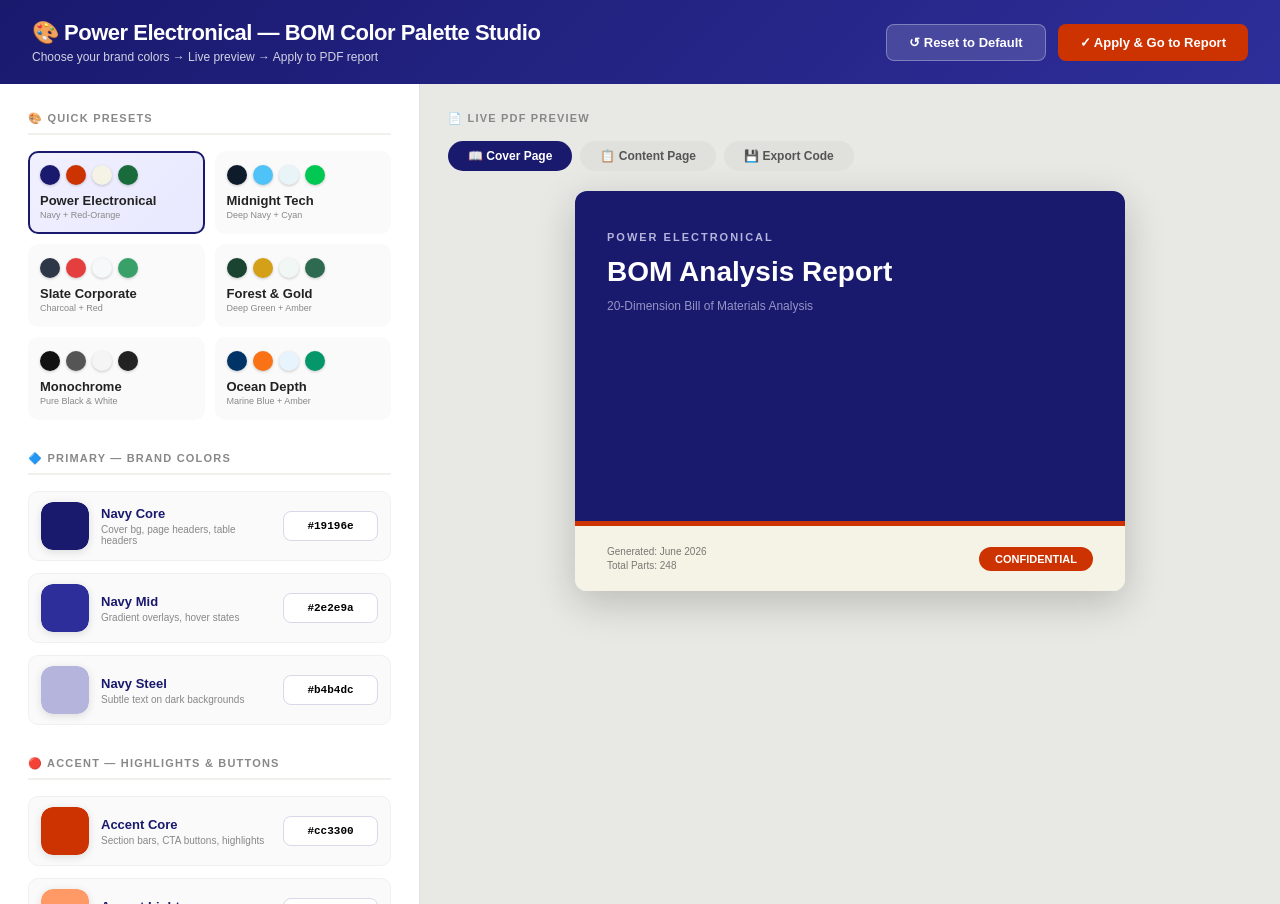
<file: palette.html>
<!DOCTYPE html>
<html lang="en">
<head>
<meta charset="UTF-8">
<meta name="viewport" content="width=device-width,initial-scale=1.0">
<title>BOM Report — Color Palette Customizer | Power Electronical</title>
<style>
* {
    box-sizing: border-box;
    margin: 0;
    padding: 0;
}

body {
    font-family: 'Segoe UI', Roboto, 'Helvetica Neue', sans-serif;
    background: linear-gradient(135deg, #f0f0ec 0%, #e4e4df 100%);
    min-height: 100vh;
}

/* Header */
.topbar {
    background: linear-gradient(135deg, #19196e, #2e2e9a);
    color: #fff;
    padding: 20px 32px;
    display: flex;
    align-items: center;
    justify-content: space-between;
    flex-wrap: wrap;
    gap: 15px;
    box-shadow: 0 4px 20px rgba(0, 0, 0, 0.15);
}

.topbar h1 {
    font-size: 22px;
    font-weight: 700;
    letter-spacing: -0.5px;
}

.topbar .sub {
    font-size: 12px;
    opacity: 0.8;
    margin-top: 4px;
}

.topbar-right {
    display: flex;
    gap: 12px;
}

.btn {
    padding: 10px 22px;
    border-radius: 8px;
    border: none;
    cursor: pointer;
    font-weight: 600;
    font-size: 13px;
    transition: all 0.2s ease;
}

.btn-primary {
    background: #cc3300;
    color: #fff;
}

.btn-primary:hover {
    background: #e63b00;
    transform: translateY(-2px);
    box-shadow: 0 4px 12px rgba(204, 51, 0, 0.4);
}

.btn-secondary {
    background: rgba(255, 255, 255, 0.15);
    color: #fff;
    border: 1px solid rgba(255, 255, 255, 0.3);
}

.btn-secondary:hover {
    background: rgba(255, 255, 255, 0.25);
    transform: translateY(-2px);
}

.btn-ghost {
    background: #fff;
    color: #19196e;
    border: 1px solid #d0d0e8;
}

.btn-ghost:hover {
    background: #f0f0ff;
    transform: translateY(-2px);
}

/* Layout */
.layout {
    display: grid;
    grid-template-columns: 420px 1fr;
    gap: 0;
    min-height: calc(100vh - 80px);
}

/* Left Panel */
.panel {
    background: #fff;
    padding: 28px;
    overflow-y: auto;
    border-right: 1px solid #e0e0ec;
    max-height: calc(100vh - 80px);
}

.panel-section {
    margin-bottom: 32px;
}

.panel-section-title {
    font-size: 11px;
    font-weight: 700;
    text-transform: uppercase;
    letter-spacing: 1.2px;
    color: #888;
    margin-bottom: 16px;
    padding-bottom: 8px;
    border-bottom: 2px solid #f0f0ec;
}

/* Color Rows */
.color-row {
    display: flex;
    align-items: center;
    gap: 12px;
    margin-bottom: 12px;
    padding: 10px 12px;
    border-radius: 10px;
    background: #fafafa;
    border: 1px solid #f0f0ec;
    transition: all 0.2s;
}

.color-row:hover {
    border-color: #c8c8e8;
    background: #f5f5ff;
}

.color-swatch-wrap {
    position: relative;
    width: 48px;
    height: 48px;
    border-radius: 12px;
    overflow: hidden;
    box-shadow: 0 2px 8px rgba(0, 0, 0, 0.12);
    flex-shrink: 0;
    cursor: pointer;
}

.color-swatch-wrap input[type=color] {
    position: absolute;
    inset: -4px;
    width: calc(100% + 8px);
    height: calc(100% + 8px);
    border: none;
    cursor: pointer;
    opacity: 0;
}

.color-preview {
    position: absolute;
    inset: 0;
    border-radius: 12px;
    pointer-events: none;
}

.color-info {
    flex: 1;
}

.color-label {
    font-size: 13px;
    font-weight: 700;
    color: #19196e;
}

.color-desc {
    font-size: 10px;
    color: #888;
    margin-top: 3px;
}

.color-hex-input {
    width: 95px;
    padding: 8px 10px;
    border-radius: 8px;
    border: 1px solid #d8d8e8;
    font-family: 'Courier New', monospace;
    font-size: 11px;
    font-weight: 600;
    text-align: center;
    background: #fff;
}

.color-hex-input:focus {
    outline: none;
    border-color: #19196e;
    box-shadow: 0 0 0 3px rgba(25, 25, 110, 0.1);
}

/* Preset Themes */
.presets {
    display: grid;
    grid-template-columns: repeat(2, 1fr);
    gap: 10px;
    margin-bottom: 6px;
}

.preset-btn {
    padding: 12px 10px;
    border-radius: 10px;
    border: 2px solid transparent;
    cursor: pointer;
    text-align: left;
    transition: all 0.2s;
    background: #fafafa;
}

.preset-btn:hover {
    border-color: #19196e;
    background: #f5f5ff;
}

.preset-btn.active {
    border-color: #19196e;
    background: linear-gradient(135deg, #f0f0ff, #e8e8ff);
}

.preset-swatch {
    display: flex;
    gap: 6px;
    margin-bottom: 8px;
}

.preset-dot {
    width: 20px;
    height: 20px;
    border-radius: 50%;
    box-shadow: 0 1px 3px rgba(0, 0, 0, 0.2);
}

.preset-name {
    font-size: 13px;
    font-weight: 700;
    color: #222;
}

.preset-tag {
    font-size: 9px;
    color: #888;
    margin-top: 2px;
}

/* Right Panel - Live Preview */
.preview-panel {
    background: #e8e8e4;
    padding: 28px;
    overflow-y: auto;
    max-height: calc(100vh - 80px);
}

.preview-label {
    font-size: 11px;
    font-weight: 700;
    text-transform: uppercase;
    letter-spacing: 1.2px;
    color: #888;
    margin-bottom: 16px;
}

/* Tabs */
.preview-tabs {
    display: flex;
    gap: 8px;
    margin-bottom: 20px;
}

.preview-tab {
    padding: 8px 20px;
    border-radius: 30px;
    border: none;
    cursor: pointer;
    font-size: 12px;
    font-weight: 600;
    background: #e0e0dc;
    color: #555;
    transition: all 0.15s;
}

.preview-tab.active {
    background: #19196e;
    color: #fff;
}

/* PDF Mock */
.pdf-mock {
    background: #fff;
    border-radius: 12px;
    box-shadow: 0 12px 40px rgba(0, 0, 0, 0.2);
    overflow: hidden;
    max-width: 550px;
    margin: 0 auto;
}

/* Cover Preview */
.pdf-cover {
    min-height: 400px;
    display: flex;
    flex-direction: column;
}

.pdf-cover-top {
    flex: 1;
    padding: 40px 32px;
    min-height: 280px;
}

.pdf-cover-company {
    font-size: 11px;
    font-weight: 700;
    text-transform: uppercase;
    letter-spacing: 2px;
    margin-bottom: 12px;
}

.pdf-cover-title {
    font-size: 28px;
    font-weight: 800;
    line-height: 1.2;
    margin-bottom: 10px;
}

.pdf-cover-sub {
    font-size: 12px;
    opacity: 0.8;
}

.pdf-accent-bar {
    height: 5px;
}

.pdf-cover-bottom {
    padding: 20px 32px;
    display: flex;
    justify-content: space-between;
    align-items: center;
}

.pdf-cover-meta {
    font-size: 11px;
}

.pdf-cover-badge {
    padding: 6px 16px;
    border-radius: 30px;
    font-size: 11px;
    font-weight: 700;
}

/* Content Preview */
.pdf-header {
    padding: 16px 24px;
    display: flex;
    justify-content: space-between;
    align-items: center;
}

.pdf-header-left .company {
    font-size: 9px;
    font-weight: 700;
    text-transform: uppercase;
    letter-spacing: 1.5px;
    opacity: 0.7;
}

.pdf-header-left .report {
    font-size: 13px;
    font-weight: 700;
    margin-top: 3px;
}

.pdf-header-right .pg {
    font-size: 10px;
    opacity: 0.6;
}

.pdf-body {
    padding: 20px 24px;
}

.pdf-section-head {
    display: flex;
    align-items: center;
    gap: 12px;
    margin-bottom: 16px;
}

.pdf-section-bar {
    width: 5px;
    height: 28px;
    border-radius: 3px;
}

.pdf-section-title {
    font-size: 16px;
    font-weight: 700;
}

.pdf-divider {
    height: 1px;
    margin-bottom: 20px;
}

.pdf-stats {
    display: flex;
    gap: 12px;
    margin-bottom: 24px;
}

.pdf-stat {
    flex: 1;
    border-radius: 10px;
    padding: 14px 10px;
    text-align: center;
}

.pdf-stat .val {
    font-size: 22px;
    font-weight: 800;
}

.pdf-stat .lbl {
    font-size: 9px;
    font-weight: 600;
    text-transform: uppercase;
    letter-spacing: 0.5px;
    margin-top: 4px;
    opacity: 0.75;
}

.pdf-table-head {
    display: grid;
    grid-template-columns: 2fr 2fr 1.5fr 1fr 1fr;
    gap: 0;
    padding: 10px 12px;
    font-size: 10px;
    font-weight: 700;
    text-transform: uppercase;
    border-radius: 6px 6px 0 0;
}

.pdf-table-row {
    display: grid;
    grid-template-columns: 2fr 2fr 1.5fr 1fr 1fr;
    gap: 0;
    padding: 10px 12px;
    font-size: 10px;
    border-bottom-width: 1px;
    border-bottom-style: solid;
}

.pdf-badge {
    display: inline-block;
    padding: 3px 10px;
    border-radius: 20px;
    font-size: 9px;
    font-weight: 700;
}

.pdf-footer {
    padding: 12px 24px;
    display: flex;
    justify-content: space-between;
    border-top-width: 1px;
    border-top-style: solid;
    font-size: 9px;
}

/* Export Code */
.export-box {
    background: #fff;
    border-radius: 12px;
    padding: 20px;
    box-shadow: 0 4px 16px rgba(0, 0, 0, 0.1);
    margin-top: 20px;
}

.export-box h3 {
    font-size: 14px;
    font-weight: 700;
    color: #19196e;
    margin-bottom: 12px;
}

.css-output {
    background: #1e1e2e;
    color: #a6e3a1;
    padding: 16px;
    border-radius: 10px;
    font-family: 'Courier New', monospace;
    font-size: 11px;
    line-height: 1.5;
    overflow-x: auto;
    white-space: pre;
    margin-bottom: 12px;
    max-height: 400px;
}

.copy-btn {
    background: #19196e;
    color: #fff;
    border: none;
    padding: 10px 20px;
    border-radius: 8px;
    cursor: pointer;
    font-size: 12px;
    font-weight: 600;
}

.copy-btn:hover {
    background: #2e2e9a;
    transform: translateY(-2px);
}

/* Responsive */
@media (max-width: 900px) {
    .layout {
        grid-template-columns: 1fr;
    }
    .panel {
        max-height: none;
        border-right: none;
        border-bottom: 1px solid #e0e0ec;
    }
    .preview-panel {
        max-height: none;
    }
    .topbar {
        flex-direction: column;
        text-align: center;
    }
}

/* Toast message */
.toast {
    position: fixed;
    bottom: 30px;
    right: 30px;
    background: #1a6b3c;
    color: white;
    padding: 12px 24px;
    border-radius: 8px;
    font-size: 14px;
    font-weight: 500;
    z-index: 1000;
    animation: fadeInOut 2s ease;
}

@keyframes fadeInOut {
    0% { opacity: 0; transform: translateY(20px); }
    15% { opacity: 1; transform: translateY(0); }
    85% { opacity: 1; transform: translateY(0); }
    100% { opacity: 0; transform: translateY(-20px); }
}
</style>
</head>
<body>

<div class="topbar">
    <div>
        <h1>🎨 Power Electronical — BOM Color Palette Studio</h1>
        <div class="sub">Choose your brand colors → Live preview → Apply to PDF report</div>
    </div>
    <div class="topbar-right">
        <button class="btn btn-secondary" onclick="resetToDefault()">↺ Reset to Default</button>
        <button class="btn btn-primary" onclick="applyAndClose()">✓ Apply & Go to Report</button>
    </div>
</div>

<div class="layout">
    <!-- LEFT PANEL: Controls -->
    <div class="panel">
        <!-- Preset Themes -->
        <div class="panel-section">
            <div class="panel-section-title">🎨 Quick Presets</div>
            <div class="presets" id="presets-container"></div>
        </div>

        <!-- Primary Colors -->
        <div class="panel-section">
            <div class="panel-section-title">🔷 Primary — Brand Colors</div>
            <div id="rows-primary"></div>
        </div>

        <!-- Accent Colors -->
        <div class="panel-section">
            <div class="panel-section-title">🔴 Accent — Highlights & Buttons</div>
            <div id="rows-accent"></div>
        </div>

        <!-- Neutral Colors -->
        <div class="panel-section">
            <div class="panel-section-title">⚪ Neutrals — Text & Backgrounds</div>
            <div id="rows-neutral"></div>
        </div>

        <!-- Status Colors -->
        <div class="panel-section">
            <div class="panel-section-title">🟢 Status — Lifecycle & Risk Indicators</div>
            <div id="rows-status"></div>
        </div>
    </div>

    <!-- RIGHT PANEL: Live Preview -->
    <div class="preview-panel">
        <div class="preview-label">📄 Live PDF Preview</div>
        <div class="preview-tabs">
            <button class="preview-tab active" onclick="switchTab('cover')">📖 Cover Page</button>
            <button class="preview-tab" onclick="switchTab('content')">📋 Content Page</button>
            <button class="preview-tab" onclick="switchTab('code')">💾 Export Code</button>
        </div>

        <!-- Cover Preview Tab -->
        <div id="tab-cover">
            <div class="pdf-mock">
                <div class="pdf-cover">
                    <div class="pdf-cover-top" id="prev-cover-top">
                        <div class="pdf-cover-company" id="prev-cover-company">POWER ELECTRONICAL</div>
                        <div class="pdf-cover-title" id="prev-cover-title">BOM Analysis Report</div>
                        <div class="pdf-cover-sub" id="prev-cover-sub">20-Dimension Bill of Materials Analysis</div>
                    </div>
                    <div class="pdf-accent-bar" id="prev-cover-bar"></div>
                    <div class="pdf-cover-bottom" id="prev-cover-bottom">
                        <div class="pdf-cover-meta" id="prev-cover-meta">
                            <div style="font-size: 10px; opacity: 0.6;">Generated: June 2026</div>
                            <div style="font-size: 10px; margin-top: 3px; opacity: 0.6;">Total Parts: 248</div>
                        </div>
                        <div class="pdf-cover-badge" id="prev-cover-badge">CONFIDENTIAL</div>
                    </div>
                </div>
            </div>
        </div>

        <!-- Content Preview Tab -->
        <div id="tab-content" style="display: none;">
            <div class="pdf-mock">
                <div class="pdf-header" id="prev-header">
                    <div class="pdf-header-left">
                        <div class="company" id="prev-hdr-company">POWER ELECTRONICAL</div>
                        <div class="report" id="prev-hdr-report">BOM Analysis Report</div>
                    </div>
                    <div class="pdf-header-right">
                        <div class="pg" id="prev-hdr-pg">Page 3 of 12</div>
                    </div>
                </div>
                <div class="pdf-accent-bar" id="prev-content-bar"></div>
                <div class="pdf-body">
                    <div class="pdf-section-head">
                        <div class="pdf-section-bar" id="prev-section-bar"></div>
                        <div class="pdf-section-title" id="prev-section-title">Cost Analysis</div>
                    </div>
                    <div class="pdf-divider" id="prev-divider"></div>

                    <div class="pdf-stats">
                        <div class="pdf-stat" id="prev-stat-1">
                            <div class="val" id="prev-stat-1-val">$42,500</div>
                            <div class="lbl">Total BOM Cost</div>
                        </div>
                        <div class="pdf-stat" id="prev-stat-2">
                            <div class="val">248</div>
                            <div class="lbl">Total Parts</div>
                        </div>
                        <div class="pdf-stat" id="prev-stat-accent">
                            <div class="val">7</div>
                            <div class="lbl">EOL Risk</div>
                        </div>
                    </div>

                    <div class="pdf-table-head" id="prev-table-head">
                        <span>Part No.</span><span>Description</span><span>Supplier</span><span>Qty</span><span>Status</span>
                    </div>
                    <div class="pdf-table-row" id="prev-row-1">
                        <span>R0402-10K</span><span>Resistor 10K 1%</span><span>Vishay</span><span>1000</span>
                        <span><span class="pdf-badge" id="prev-badge-active">Active</span></span>
                    </div>
                    <div class="pdf-table-row" id="prev-row-2">
                        <span>STM32F407</span><span>MCU 32-bit ARM</span><span>STMicro</span><span>3</span>
                        <span><span class="pdf-badge" id="prev-badge-nrnd">NRND</span></span>
                    </div>
                    <div class="pdf-table-row" id="prev-row-3">
                        <span>LT3080</span><span>Linear Regulator</span><span>Analog</span><span>5</span>
                        <span><span class="pdf-badge" id="prev-badge-eol">EOL</span></span>
                    </div>
                </div>
                <div class="pdf-footer" id="prev-footer">
                    <span id="prev-footer-left">Power Electronical — BOM Analysis Report</span>
                    <span id="prev-footer-right">Page 3 of 12</span>
                </div>
            </div>
        </div>

        <!-- Export Code Tab -->
        <div id="tab-code" style="display: none;">
            <div class="export-box">
                <h3>📋 Copy this palette code — paste into pdf-export.js</h3>
                <div class="css-output" id="code-output"></div>
                <button class="copy-btn" onclick="copyCode()">📋 Copy to Clipboard</button>
                <p style="font-size: 11px; color: #666; margin-top: 12px;">
                    After copying, paste into pdf-export.js to apply your custom colors to PDF reports.
                </p>
            </div>
        </div>
    </div>
</div>

<script>
// ============================================================
// COLOR PALETTE DEFINITIONS
// ============================================================

const ROLES = {
    primary: [
        { key: 'navy', label: 'Navy Core', desc: 'Cover bg, page headers, table headers', default: '#19196e' },
        { key: 'mid', label: 'Navy Mid', desc: 'Gradient overlays, hover states', default: '#2e2e9a' },
        { key: 'steel', label: 'Navy Steel', desc: 'Subtle text on dark backgrounds', default: '#b4b4dc' },
    ],
    accent: [
        { key: 'accent', label: 'Accent Core', desc: 'Section bars, CTA buttons, highlights', default: '#cc3300' },
        { key: 'accentLight', label: 'Accent Light', desc: 'Warning badges, NRND status', default: '#ff9966' },
        { key: 'accentTint', label: 'Accent Tint', desc: 'Risk row backgrounds', default: '#ffe5d9' },
    ],
    neutral: [
        { key: 'light', label: 'Background', desc: 'Page bg, warm alternating rows', default: '#f5f2e6' },
        { key: 'white', label: 'Card White', desc: 'Table rows, card backgrounds', default: '#ffffff' },
        { key: 'text', label: 'Body Text', desc: 'Primary text throughout', default: '#282828' },
        { key: 'muted', label: 'Muted Text', desc: 'Captions, footer, secondary labels', default: '#646464' },
    ],
    status: [
        { key: 'statusActive', label: 'Active / Pass', desc: 'Active parts, RoHS compliant', default: '#1a6b3c' },
        { key: 'statusWarn', label: 'Warning / NRND', desc: 'NRND, long lead time, low stock', default: '#b58a00' },
        { key: 'statusCrit', label: 'Critical / EOL', desc: 'EOL, single-source, shortage', default: '#cc3300' },
        { key: 'statusInfo', label: 'Info / Alt', desc: 'Alternate parts, informational tags', default: '#5a5ab5' },
    ]
};

const PRESETS = {
    power: {
        navy: '#19196e', mid: '#2e2e9a', steel: '#b4b4dc',
        accent: '#cc3300', accentLight: '#ff9966', accentTint: '#ffe5d9',
        light: '#f5f2e6', white: '#ffffff', text: '#282828', muted: '#646464',
        statusActive: '#1a6b3c', statusWarn: '#b58a00', statusCrit: '#cc3300', statusInfo: '#5a5ab5'
    },
    midnight: {
        navy: '#0d1b2a', mid: '#1a3a5c', steel: '#4fc3f7',
        accent: '#4fc3f7', accentLight: '#b3e5fc', accentTint: '#e1f5fe',
        light: '#e8f4f8', white: '#ffffff', text: '#0d1b2a', muted: '#546e7a',
        statusActive: '#00c853', statusWarn: '#ffab00', statusCrit: '#ff1744', statusInfo: '#29b6f6'
    },
    slate: {
        navy: '#2d3748', mid: '#4a5568', steel: '#a0aec0',
        accent: '#e53e3e', accentLight: '#fc8181', accentTint: '#fff5f5',
        light: '#f7f8fa', white: '#ffffff', text: '#1a202c', muted: '#718096',
        statusActive: '#38a169', statusWarn: '#d69e2e', statusCrit: '#e53e3e', statusInfo: '#4299e1'
    },
    forest: {
        navy: '#1b4332', mid: '#2d6a4f', steel: '#95d5b2',
        accent: '#d4a017', accentLight: '#f0c040', accentTint: '#fffbeb',
        light: '#f0f7f4', white: '#ffffff', text: '#1b2e20', muted: '#52796f',
        statusActive: '#2d6a4f', statusWarn: '#d4a017', statusCrit: '#bc4749', statusInfo: '#457b9d'
    },
    mono: {
        navy: '#111111', mid: '#333333', steel: '#999999',
        accent: '#555555', accentLight: '#888888', accentTint: '#eeeeee',
        light: '#f5f5f5', white: '#ffffff', text: '#111111', muted: '#666666',
        statusActive: '#222222', statusWarn: '#555555', statusCrit: '#000000', statusInfo: '#777777'
    },
    ocean: {
        navy: '#003366', mid: '#004080', steel: '#80b3d9',
        accent: '#f97316', accentLight: '#fdba74', accentTint: '#fff7ed',
        light: '#e8f4fd', white: '#ffffff', text: '#0d2137', muted: '#5a7fa0',
        statusActive: '#059669', statusWarn: '#d97706', statusCrit: '#dc2626', statusInfo: '#0369a1'
    }
};

// Current colors state
let C = {};

// Initialize from default
function init() {
    const allRoles = [...ROLES.primary, ...ROLES.accent, ...ROLES.neutral, ...ROLES.status];
    allRoles.forEach(role => {
        C[role.key] = role.default;
    });
    buildPresets();
    buildColorRows();
    updatePreview();
    updateCode();
}

// Build preset buttons
function buildPresets() {
    const container = document.getElementById('presets-container');
    container.innerHTML = '';
    const presetList = [
        { id: 'power', name: 'Power Electronical', tag: 'Navy + Red-Orange', colors: PRESETS.power },
        { id: 'midnight', name: 'Midnight Tech', tag: 'Deep Navy + Cyan', colors: PRESETS.midnight },
        { id: 'slate', name: 'Slate Corporate', tag: 'Charcoal + Red', colors: PRESETS.slate },
        { id: 'forest', name: 'Forest & Gold', tag: 'Deep Green + Amber', colors: PRESETS.forest },
        { id: 'mono', name: 'Monochrome', tag: 'Pure Black & White', colors: PRESETS.mono },
        { id: 'ocean', name: 'Ocean Depth', tag: 'Marine Blue + Amber', colors: PRESETS.ocean }
    ];
    
    presetList.forEach(preset => {
        const btn = document.createElement('div');
        btn.className = 'preset-btn';
        btn.id = `preset-${preset.id}`;
        btn.onclick = () => applyPreset(preset.id);
        
        // Create swatch dots
        const swatchDiv = document.createElement('div');
        swatchDiv.className = 'preset-swatch';
        const colorKeys = ['navy', 'accent', 'light', 'statusActive'];
        colorKeys.forEach(key => {
            const dot = document.createElement('div');
            dot.className = 'preset-dot';
            dot.style.background = preset.colors[key];
            swatchDiv.appendChild(dot);
        });
        
        const nameDiv = document.createElement('div');
        nameDiv.className = 'preset-name';
        nameDiv.textContent = preset.name;
        
        const tagDiv = document.createElement('div');
        tagDiv.className = 'preset-tag';
        tagDiv.textContent = preset.tag;
        
        btn.appendChild(swatchDiv);
        btn.appendChild(nameDiv);
        btn.appendChild(tagDiv);
        container.appendChild(btn);
    });
    
    // Highlight active (power by default)
    document.getElementById('preset-power')?.classList.add('active');
}

// Build all color rows
function buildColorRows() {
    const groups = ['primary', 'accent', 'neutral', 'status'];
    groups.forEach(group => {
        const container = document.getElementById(`rows-${group}`);
        if (!container) return;
        container.innerHTML = '';
        
        ROLES[group].forEach(role => {
            const row = document.createElement('div');
            row.className = 'color-row';
            row.innerHTML = `
                <div class="color-swatch-wrap">
                    <div class="color-preview" id="swatch-${role.key}" style="background: ${C[role.key]}"></div>
                    <input type="color" id="picker-${role.key}" value="${C[role.key]}" oninput="onColorChange('${role.key}', this.value)">
                </div>
                <div class="color-info">
                    <div class="color-label">${role.label}</div>
                    <div class="color-desc">${role.desc}</div>
                </div>
                <input type="text" class="color-hex-input" id="hex-${role.key}" value="${C[role.key]}" 
                    oninput="onHexInput('${role.key}', this.value)" onblur="validateHex('${role.key}', this.value)">
            `;
            container.appendChild(row);
        });
    });
}

// Handle color picker change
function onColorChange(key, value) {
    C[key] = value;
    document.getElementById(`hex-${key}`).value = value;
    document.getElementById(`swatch-${key}`).style.background = value;
    updatePreview();
    updateCode();
    clearPresetActive();
}

// Handle hex input
function onHexInput(key, value) {
    if (/^#[0-9a-fA-F]{6}$/i.test(value)) {
        C[key] = value;
        document.getElementById(`picker-${key}`).value = value;
        document.getElementById(`swatch-${key}`).style.background = value;
        updatePreview();
        updateCode();
        clearPresetActive();
    }
}

function validateHex(key, value) {
    if (!/^#[0-9a-fA-F]{6}$/i.test(value)) {
        document.getElementById(`hex-${key}`).value = C[key];
    }
}

// Apply preset
function applyPreset(presetName) {
    const preset = PRESETS[presetName];
    if (!preset) return;
    
    Object.assign(C, preset);
    
    // Update all UI elements
    Object.keys(preset).forEach(key => {
        const picker = document.getElementById(`picker-${key}`);
        const hex = document.getElementById(`hex-${key}`);
        const swatch = document.getElementById(`swatch-${key}`);
        if (picker) picker.value = preset[key];
        if (hex) hex.value = preset[key];
        if (swatch) swatch.style.background = preset[key];
    });
    
    updatePreview();
    updateCode();
    
    // Highlight active preset
    document.querySelectorAll('.preset-btn').forEach(btn => btn.classList.remove('active'));
    const activeBtn = document.getElementById(`preset-${presetName}`);
    if (activeBtn) activeBtn.classList.add('active');
}

function clearPresetActive() {
    document.querySelectorAll('.preset-btn').forEach(btn => btn.classList.remove('active'));
}

function resetToDefault() {
    applyPreset('power');
}

// Update live preview
function updatePreview() {
    // Cover
    const coverTop = document.getElementById('prev-cover-top');
    if (coverTop) {
        coverTop.style.background = C.navy;
        coverTop.style.color = C.white;
    }
    document.getElementById('prev-cover-company').style.color = C.steel;
    document.getElementById('prev-cover-title').style.color = C.white;
    document.getElementById('prev-cover-sub').style.color = C.steel;
    document.getElementById('prev-cover-bar').style.background = C.accent;
    
    const coverBottom = document.getElementById('prev-cover-bottom');
    if (coverBottom) {
        coverBottom.style.background = C.light;
        coverBottom.style.color = C.text;
    }
    document.getElementById('prev-cover-badge').style.background = C.accent;
    document.getElementById('prev-cover-badge').style.color = C.white;
    
    // Content header
    const header = document.getElementById('prev-header');
    if (header) {
        header.style.background = C.navy;
        header.style.color = C.white;
    }
    document.getElementById('prev-hdr-company').style.color = C.steel;
    document.getElementById('prev-hdr-report').style.color = C.white;
    document.getElementById('prev-hdr-pg').style.color = C.steel;
    document.getElementById('prev-content-bar').style.background = C.accent;
    
    // Section
    document.getElementById('prev-section-bar').style.background = C.accent;
    document.getElementById('prev-section-title').style.color = C.navy;
    document.getElementById('prev-divider').style.background = C.light;
    
    // Stats
    const stat1 = document.getElementById('prev-stat-1');
    if (stat1) {
        stat1.style.background = C.navy;
        stat1.style.color = C.white;
    }
    const stat2 = document.getElementById('prev-stat-2');
    if (stat2) {
        stat2.style.background = C.mid;
        stat2.style.color = C.white;
    }
    const statAccent = document.getElementById('prev-stat-accent');
    if (statAccent) {
        statAccent.style.background = C.accent;
        statAccent.style.color = C.white;
    }
    
    // Table
    document.getElementById('prev-table-head').style.background = C.navy;
    document.getElementById('prev-table-head').style.color = C.white;
    
    const row1 = document.getElementById('prev-row-1');
    if (row1) {
        row1.style.background = C.white;
        row1.style.color = C.text;
    }
    const row2 = document.getElementById('prev-row-2');
    if (row2) {
        row2.style.background = C.light;
        row2.style.color = C.text;
    }
    const row3 = document.getElementById('prev-row-3');
    if (row3) {
        row3.style.background = C.white;
        row3.style.color = C.text;
    }
    
    // Badges
    const activeBadge = document.getElementById('prev-badge-active');
    if (activeBadge) {
        activeBadge.style.background = C.statusActive + '22';
        activeBadge.style.color = C.statusActive;
    }
    const nrndBadge = document.getElementById('prev-badge-nrnd');
    if (nrndBadge) {
        nrndBadge.style.background = C.statusWarn + '22';
        nrndBadge.style.color = C.statusWarn;
    }
    const eolBadge = document.getElementById('prev-badge-eol');
    if (eolBadge) {
        eolBadge.style.background = C.statusCrit + '22';
        eolBadge.style.color = C.statusCrit;
    }
    
    // Footer
    const footer = document.getElementById('prev-footer');
    if (footer) {
        footer.style.background = C.white;
        footer.style.borderColor = C.light;
    }
    document.getElementById('prev-footer-left').style.color = C.muted;
    document.getElementById('prev-footer-right').style.color = C.muted;
}

// Generate export code
function updateCode() {
    const lines = ['// Paste this into pdf-export.js', 'const C = {'];
    
    const colorKeys = ['navy', 'mid', 'steel', 'light', 'white', 'text', 'muted', 
                       'accent', 'accentLight', 'accentTint', 
                       'statusActive', 'statusWarn', 'statusCrit', 'statusInfo'];
    
    colorKeys.forEach(key => {
        if (C[key]) {
            const hex = C[key];
            const r = parseInt(hex.slice(1,3), 16);
            const g = parseInt(hex.slice(3,5), 16);
            const b = parseInt(hex.slice(5,7), 16);
            lines.push(`    ${key}: [${r}, ${g}, ${b}],  // ${hex}`);
        }
    });
    
    lines.push('};');
    
    document.getElementById('code-output').textContent = lines.join('\n');
}

// Copy code to clipboard
function copyCode() {
    const code = document.getElementById('code-output').textContent;
    navigator.clipboard.writeText(code).then(() => {
        showToast('✓ Code copied to clipboard!');
    }).catch(() => {
        showToast('Failed to copy. Select manually.', 'error');
    });
}

// Show toast notification
function showToast(message, type = 'success') {
    const toast = document.createElement('div');
    toast.className = 'toast';
    toast.textContent = message;
    document.body.appendChild(toast);
    setTimeout(() => toast.remove(), 2000);
}

// Switch tabs
function switchTab(tabName) {
    document.getElementById('tab-cover').style.display = tabName === 'cover' ? 'block' : 'none';
    document.getElementById('tab-content').style.display = tabName === 'content' ? 'block' : 'none';
    document.getElementById('tab-code').style.display = tabName === 'code' ? 'block' : 'none';
    
    document.querySelectorAll('.preview-tab').forEach(tab => tab.classList.remove('active'));
    event.target.classList.add('active');
}

// Apply and save to sessionStorage
function applyAndClose() {
    // Save RGB values
    const rgbPalette = {};
    const hexPalette = {};
    
    const colorKeys = ['navy', 'mid', 'steel', 'light', 'white', 'text', 'muted', 
                       'accent', 'accentLight', 'accentTint', 
                       'statusActive', 'statusWarn', 'statusCrit', 'statusInfo'];
    
    colorKeys.forEach(key => {
        if (C[key]) {
            hexPalette[key] = C[key];
            const r = parseInt(C[key].slice(1,3), 16);
            const g = parseInt(C[key].slice(3,5), 16);
            const b = parseInt(C[key].slice(5,7), 16);
            rgbPalette[key] = [r, g, b];
        }
    });
    
    sessionStorage.setItem('bomPalette', JSON.stringify(rgbPalette));
    sessionStorage.setItem('bomPaletteHex', JSON.stringify(hexPalette));
    
    showToast('✓ Palette saved! Your colors will be used in PDF reports.');
    
    // Optionally redirect back to index
    setTimeout(() => {
        if (confirm('Palette saved! Go back to the main report?')) {
            window.location.href = 'index.html';
        }
    }, 500);
}

// Initialize everything
init();
</script>
</body>
</html>
</file>
